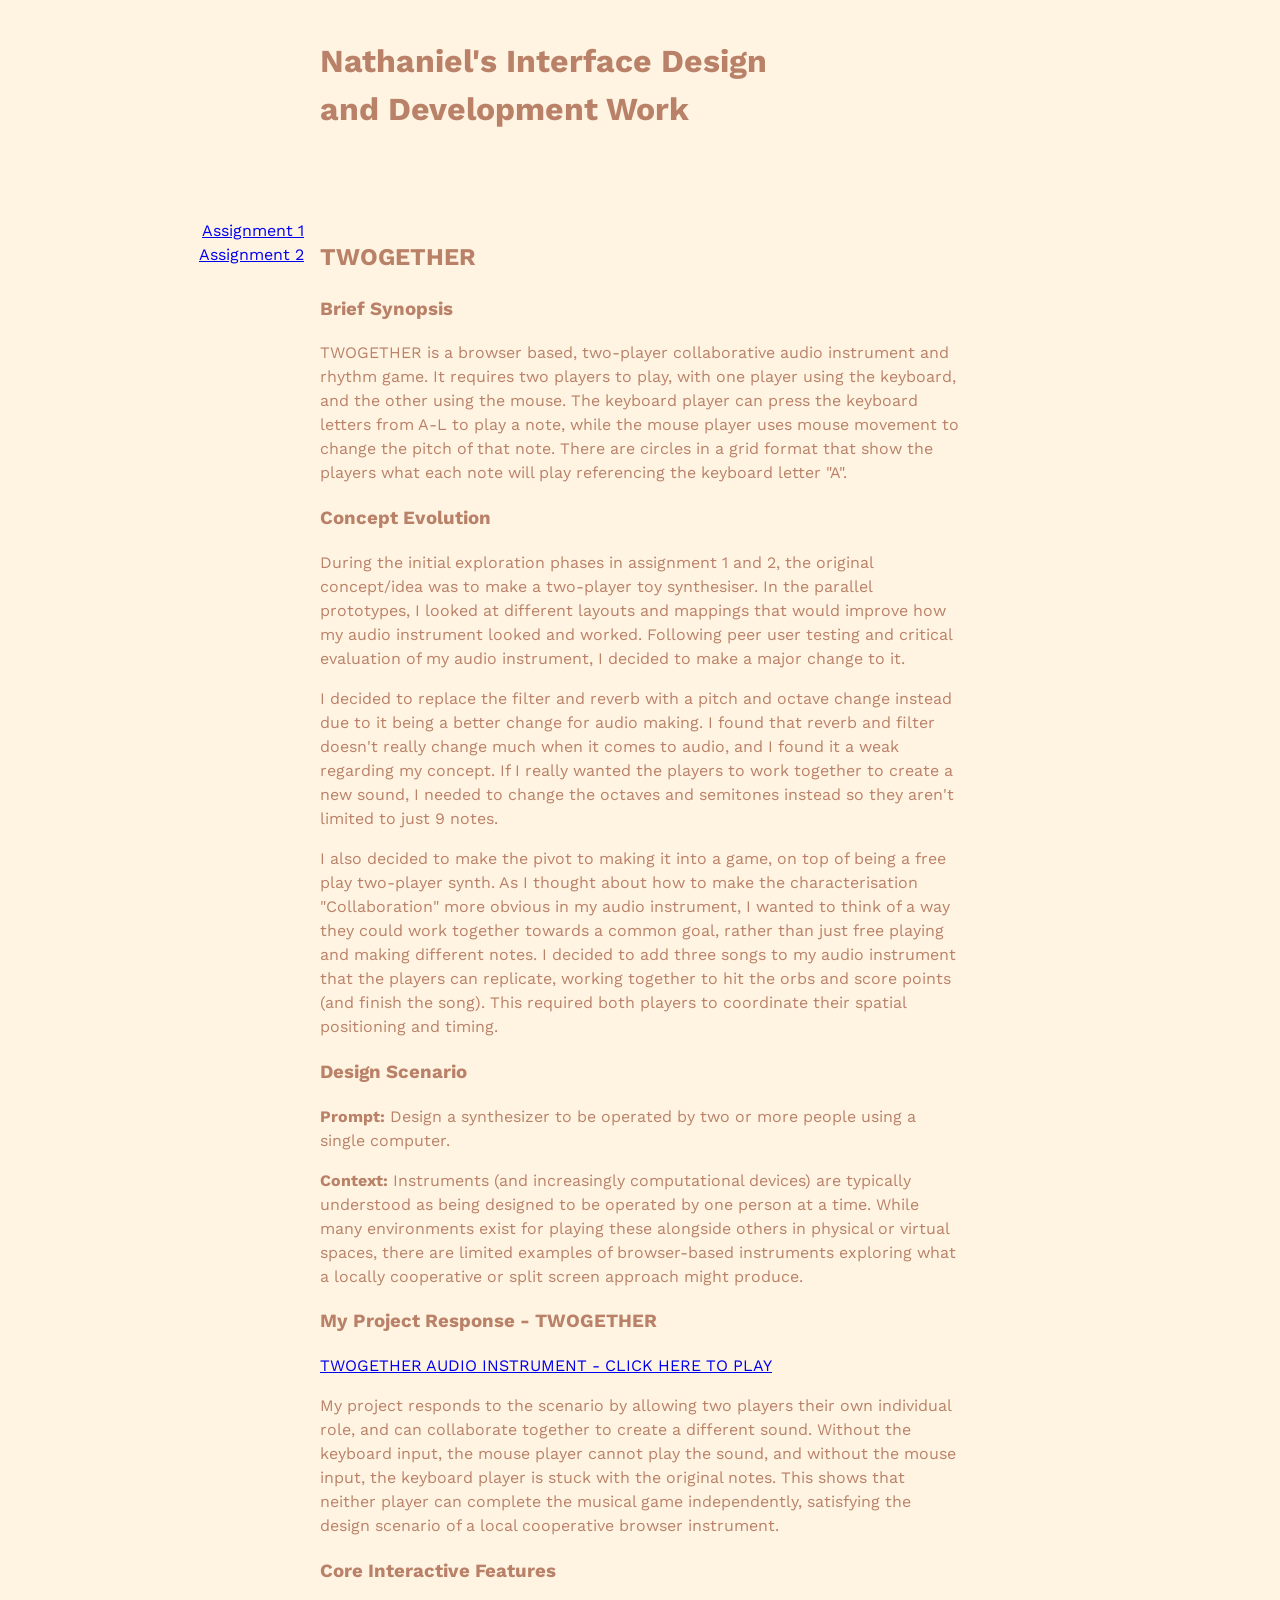
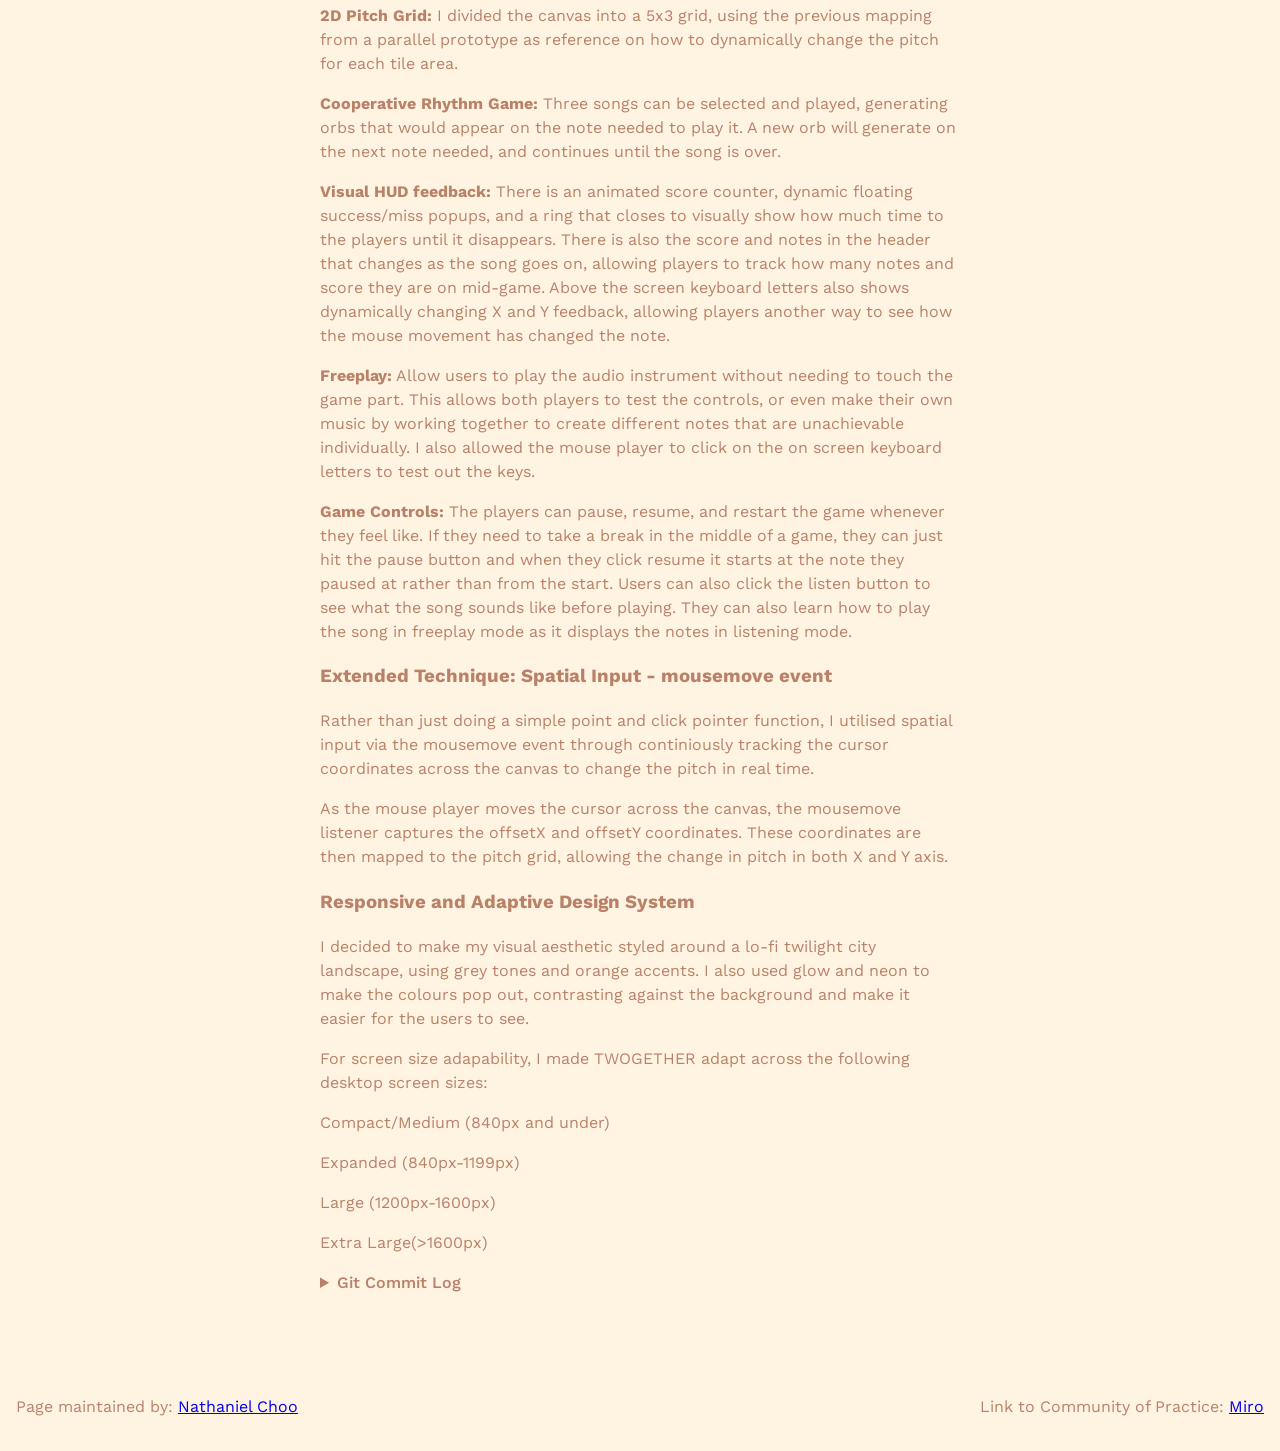
<file: index.html>
<!doctype html>
<html lang="en">
<head>
    <meta charset="UTF-8">
    <meta name="viewport"
          content="width=device-width, user-scalable=no, initial-scale=1.0, maximum-scale=1.0, minimum-scale=1.0">
    <meta http-equiv="X-UA-Compatible" content="ie=edge">

<!-- !!!!! -->
<!--    change this to refer to your specific page  -->
    <title>Nathaniel's Interface Website</title>

<!-- !!!!! -->
<!--  change this to your preferred icon  -->
    <!-- favicon was sourced from favicon.io but the original graphics are copyright 2020 Twitter, Inc
    and other contributors -->
    <!-- They are licensed under CC-BY 4.0 as linked below -->
    <!-- https://creativecommons.org/licenses/by/4.0/ -->
    <link rel="icon" type="image/png" href="./assets/icons/favicon.png">

    <link rel="stylesheet" href="reset.css">
    <link rel="stylesheet" href="style.css">
</head>
<body>

    <header>
<!-- !!!!! -->
<!--    change this to your preferred online name  -->
        <h1>Nathaniel's Interface Design and Development Work</h1>
    </header>

    <div class="mainNavContainer">

        <nav>
            <a href="./assignment1.html">Assignment 1</a>
            <a href="./assignment2.html">Assignment 2</a>
        </nav>
        <main>
            <section id="intro-section">
                <h1>TWOGETHER</h1>
                <h3>Brief Synopsis</h3>
                <p>TWOGETHER is a browser based, two-player collaborative audio instrument and rhythm game. It requires two players to play, with one player using the keyboard, and the other using the mouse. The keyboard player can press the keyboard letters from A-L to play a note, while the mouse player uses mouse movement to change the pitch of that note. There are circles in a grid format that show the players what each note will play referencing the keyboard letter "A".
                <h3>Concept Evolution</h3>
                <p>During the initial exploration phases in assignment 1 and 2, the original concept/idea was to make a two-player toy synthesiser. In the parallel prototypes, I looked at different layouts and mappings that would improve how my audio instrument looked and worked. Following peer user testing and critical evaluation of my audio instrument, I decided to make a major change to it.</p>
                <p>I decided to replace the filter and reverb with a pitch and octave change instead due to it being a better change for audio making. I found that reverb and filter doesn't really change much when it comes to audio, and I found it a weak regarding my concept. If I really wanted the players to work together to create a new sound, I needed to change the octaves and semitones instead so they aren't limited to just 9 notes.</p>
                <p>I also decided to make the pivot to making it into a game, on top of being a free play two-player synth. As I thought about how to make the characterisation "Collaboration" more obvious in my audio instrument, I wanted to think of a way they could work together towards a common goal, rather than just free playing and making different notes. I decided to add three songs to my audio instrument that the players can replicate, working together to hit the orbs and score points (and finish the song). This required both players to coordinate their spatial positioning and timing.</p>
                <h3>Design Scenario</h3>
                <p><strong>Prompt:</strong> Design a synthesizer to be operated by two or more people using a single computer.
                </p>
                <p><strong>Context:</strong> Instruments (and increasingly computational devices) are typically understood as being designed to be operated by one person at a time. While many environments exist for playing these alongside others in physical or virtual spaces, there are limited examples of browser-based instruments exploring what a locally cooperative or split screen approach might produce.</p>
                <h3>My Project Response -  TWOGETHER</h3>
                <a href="https://zenji2.github.io/TWOGETHER-TOOL/" target="_blank">TWOGETHER AUDIO INSTRUMENT - CLICK HERE TO PLAY</a>
                <p>My project responds to the scenario by allowing two players their own individual role, and can collaborate together to create a different sound. Without the keyboard input, the mouse player cannot play the sound, and without the mouse input, the keyboard player is stuck with the original notes. This shows that neither player can complete the musical game independently, satisfying the design scenario of a local cooperative browser instrument.</p>
                <h3>Core Interactive Features</h3>
                <p><strong>2D Pitch Grid:</strong> I divided the canvas into a 5x3 grid, using the previous mapping from a parallel prototype as reference on how to dynamically change the pitch for each tile area.</p>
                <p><strong>Cooperative Rhythm Game:</strong> Three songs can be selected and played, generating orbs that would appear on the note needed to play it. A new orb will generate on the next note needed, and continues until the song is over.</p>
                <p><strong>Visual HUD feedback:</strong> There is an animated score counter, dynamic floating success/miss popups, and a ring that closes to visually show how much time to the players until it disappears. There is also the score and notes in the header that changes as the song goes on, allowing players to track how many notes and score they are on mid-game. Above the screen keyboard letters also shows dynamically changing X and Y feedback, allowing players another way to see how the mouse movement has changed the note.</p>
                <p><strong>Freeplay:</strong> Allow users to play the audio instrument without needing to touch the game part. This allows both players to test the controls, or even make their own music by working together to create different notes that are unachievable individually. I also allowed the mouse player to click on the on screen keyboard letters to test out the keys.</p>
                <p><strong>Game Controls:</strong> The players can pause, resume, and restart the game whenever they feel like. If they need to take a break in the middle of a game, they can just hit the pause button and when they click resume it starts at the note they paused at rather than from the start. Users can also click the listen button to see what the song sounds like before playing. They can also learn how to play the song in freeplay mode as it displays the notes in listening mode.</p>
                <h3>Extended Technique: Spatial Input - mousemove event</h3>
                <p>Rather than just doing a simple point and click pointer function, I utilised spatial input via the mousemove event through continiously tracking the cursor coordinates across the canvas to change the pitch in real time.</p>
                <p>As the mouse player moves the cursor across the canvas, the mousemove listener captures the offsetX and offsetY coordinates. These coordinates are then mapped to the pitch grid, allowing the change in pitch in both X and Y axis.</p>
                <h3>Responsive and Adaptive Design System</h3>
                <p>I decided to make my visual aesthetic styled around a lo-fi twilight city landscape, using grey tones and orange accents. I also used glow and neon to make the colours pop out, contrasting against the background and make it easier for the users to see.</p>
                <p>For screen size adapability, I made TWOGETHER adapt across the following desktop screen sizes:</p>
                <p>Compact/Medium (840px and under)</p>
                <p>Expanded (840px-1199px)</p>
                <p>Large (1200px-1600px)</p>
                <p>Extra Large(>1600px)</p>

                <details class="commit">
    <summary>Git Commit Log</summary>
    <table>
        <thead>
            <tr>
                <th>Author</th>
                <th>Date</th>
                <th>Subject</th>
                <th>Body</th>
            </tr>
        </thead>
        <tbody>
            <tr>
                <td>Zenji2</td>
                <td>Mon Aug 31 12:23:53 2026 +1000</td>
                <td>Initial commit</td>
                <td></td>
            </tr>
            <tr>
                <td>Zenji2</td>
                <td>Mon Aug 31 12:26:59 2026 +1000</td>
                <td>Cloned audioInstrument code</td>
                <td>- Copied code from audioInstrument project<br>- Added sections for both players<br>- Added a context dialog</td>
            </tr>
            <tr>
                <td>Zenji2</td>
                <td>Mon Aug 31 12:46:40 2026 +1000</td>
                <td>Updated index</td>
                <td>- Changed title from audio instrument to TWOGETHER</td>
            </tr>
            <tr>
                <td>Zenji2</td>
                <td>Mon Aug 31 12:51:13 2026 +1000</td>
                <td>Add keyboard keys</td>
                <td>- Added keyboard button visuals and assigned note to them</td>
            </tr>
            <tr>
                <td>Zenji2</td>
                <td>Mon Aug 31 12:54:59 2026 +1000</td>
                <td>Removed old code</td>
                <td>- Deleted any old code from audioInstrument that doesn't help</td>
            </tr>
            <tr>
                <td>Zenji2</td>
                <td>Mon Aug 31 13:00:26 2026 +1000</td>
                <td>Removed old code</td>
                <td>- Deleted old code from audioInstrument project<br>- Made a temporary canvas for now</td>
            </tr>
            <tr>
                <td>Zenji2</td>
                <td>Mon Aug 31 13:07:37 2026 +1000</td>
                <td>Added temp canvas and const for players</td>
                <td>- Added const for keyboard and mouse to wire notes later<br>- Made keyboard letters bigger<br>- Visualised the canvas of mouse player</td>
            </tr>
            <tr>
                <td>Zenji2</td>
                <td>Mon Aug 31 13:11:31 2026 +1000</td>
                <td>Updated style</td>
                <td>- Added a main display visual</td>
            </tr>
            <tr>
                <td>Zenji2</td>
                <td>Mon Aug 31 13:23:13 2026 +1000</td>
                <td>Update style.css</td>
                <td>- Placed letter keys at bottom for more space on screen</td>
            </tr>
            <tr>
                <td>Zenji2</td>
                <td>Tue Sep 8 21:02:32 2026 +1000</td>
                <td>Changed layout</td>
                <td>- Made the canvas take up whole screen</td>
            </tr>
            <tr>
                <td>Zenji2</td>
                <td>Tue Sep 8 21:38:55 2026 +1000</td>
                <td>Added sound and highlight key</td>
                <td>- When letter key is held it makes sound<br>- Made visual of key light up corresponding to key letter pressed<br>- When letter key is stopped being held down it stops sound<br>- Added tone/reverb change<br>- Added quadrant section to visualise</td>
            </tr>
            <tr>
                <td>Zenji2</td>
                <td>Sat Sep 19 13:13:23 2026 +1000</td>
                <td>Made mouse function</td>
                <td>- Added function to moving mouse</td>
            </tr>
            <tr>
                <td>Zenji2</td>
                <td>Sat Sep 19 13:16:36 2026 +1000</td>
                <td>Made layout bigger</td>
                <td>- Changed height to 100% to fill whole screen instead of it being a small section.<br>- Replaced the feedback with a mouse trail that fades out</td>
            </tr>
            <tr>
                <td>Zenji2</td>
                <td>Thu Oct 1 01:44:53 2026 +1000</td>
                <td>Parallel Prototype Five - Changed Feedback/Layout</td>
                <td>- Got rid of the quadrant layout<br>- Helps visualise feedback better<br>- Replaced with a blob circle in the middle of screen that changes size and glow radius depending on where you position mouse</td>
            </tr>
            <tr>
                <td>Zenji2</td>
                <td>Thu Oct 1 01:52:09 2026 +1000</td>
                <td>Parallel Prototype 6 - Feedback/Layout</td>
                <td>- Removed quadrant layout and text</td>
            </tr>
            <tr>
                <td>Zenji2</td>
                <td>Sun Oct 4 14:23:00 2026 +1100</td>
                <td>Create commit history</td>
                <td></td>
            </tr>
            <tr>
                <td>Zenji2</td>
                <td>Thu Oct 8 10:24:53 2026 +1100</td>
                <td>Merge branch 'TwogetherExplorationSix'</td>
                <td></td>
            </tr>
            <tr>
                <td>Zenji2</td>
                <td>Thu Oct 8 10:26:38 2026 +1100</td>
                <td>Merge branch 'TwogetherExplorationFive'</td>
                <td>- Fixed and now work together<br>- Didn't work at first due to it using different canvas systems</td>
            </tr>
            <tr>
                <td>Zenji2</td>
                <td>Thu Oct 15 10:55:51 2026 +1100</td>
                <td>Merged two branches to main</td>
                <td>- Merged my circle and mouse feedback branch<br>- Modified values of maprange, wetness, and filter</td>
            </tr>
            <tr>
                <td>Zenji2</td>
                <td>Thu Oct 15 11:05:39 2026 +1100</td>
                <td>Changed tone/values</td>
                <td>- Made the tone sound better because participants in testing said it didn't sound pleasant and could be better</td>
            </tr>
            <tr>
                <td>Zenji2</td>
                <td>Thu Oct 15 11:30:16 2026 +1100</td>
                <td>Experiment with colour</td>
                <td>- Changed the colour palette of the app<br>- Made the background look better using a gradient</td>
            </tr>
            <tr>
                <td>Zenji2</td>
                <td>Fri Oct 16 22:45:09 2026 +1100</td>
                <td>Fix the jump in mapping and changed background</td>
                <td>- Fixed the sudden jump when moving the mouse across a part of the canvas, causing it to jump from one end to the other. I made it more gradual.<br>- Using another tone.js<br>- Used AI to help clean up code/fixing/debugging and help with making it look more aesthetically pleasing (colours, shape and layout of grid).<br>- Swapped the blob for the grid layout prototype I experimented with.</td>
            </tr>
            <tr>
                <td>Zenji2</td>
                <td>Mon Oct 26 23:23:54 2026 +1100</td>
                <td>Transitioning to octaves/semitones</td>
                <td>- Instead of tones/reverb, I decided to switch to octaves/semitones, which is much better instrument and musical wise.<br>- Match the keyboard letter notes to what is being hovered over on canvas.<br>- Add visual feedback above letters to show what semitones/octaves they are</td>
            </tr>
            <tr>
                <td>Zenji2</td>
                <td>Mon Oct 26 23:50:33 2026 +1100</td>
                <td>Keyboard and visual update</td>
                <td>- Made each keyboard letter button have their own data key</td>
            </tr>
            <tr>
                <td>Zenji2</td>
                <td>Tue Oct 27 00:15:09 2026 +1100</td>
                <td>Small fix</td>
                <td>- Deleted modal close<br>- Fixed small issues<br>- Added top header button controls</td>
            </tr>
            <tr>
                <td>Zenji2</td>
                <td>Tue Oct 27 20:19:49 2026 +1100</td>
                <td>Added songs.js</td>
                <td>- Top buttons and fixes<br>- Able to play 3 songs<br>- Added orbs that appear on the screen that the mouse player moves to and the keyboard player hits the corresponding key.</td>
            </tr>
            <tr>
                <td>Zenji2</td>
                <td>Tue Oct 27 22:40:46 2026 +1100</td>
                <td>Transition to game</td>
                <td>- Transitioned the instrument into a game instrument synth, where players have to collaborate and work together to play the song.</td>
            </tr>
            <tr>
                <td>Zenji2</td>
                <td>Tue Oct 27 23:04:41 2026 +1100</td>
                <td>Added pause and resume function</td>
                <td>- Users are now able to pause and resume the game whenever<br>- It will play the note that you are currently at when paused/resumed<br>- Stop and play button</td>
            </tr>
            <tr>
                <td>Zenji2</td>
                <td>Wed Oct 28 00:21:11 2026 +1100</td>
                <td>Added listening function</td>
                <td>- Players are now able to listen to the song before playing to know how it sounds.<br>- Dim screen when paused<br>- Fade the +100 and missed message<br>- Added ring around orb that shrinks</td>
            </tr>
            <tr>
                <td>Zenji2</td>
                <td>Wed Oct 28 12:33:52 2026 +1100</td>
                <td>Added effects</td>
                <td>- Added mouse trails<br>- Better layout for smaller screen sizes<br>- Made font able to get offline rather than link<br>- Able to test the keys using mouse</td>
            </tr>
            <tr>
                <td>Zenji2</td>
                <td>Wed Oct 28 13:17:27 2026 +1100</td>
                <td>Instructions</td>
                <td>- Errors console, resizing and focus control<br>- Updated the instructions<br>- Typos</td>
            </tr>
            <tr>
                <td>Zenji2</td>
                <td>Wed Oct 28 13:24:31 2026 +1100</td>
                <td>Debugging</td>
                <td>- Cleaned up index.html<br>- Added background image<br>- Just aesthetic purposes change</td>
            </tr>
            <tr>
                <td>Zenji2</td>
                <td>Wed Oct 28 14:23:26 2026 +1100</td>
                <td>Aesthetic and looks revamp</td>
                <td>- Changed the look of my game without changing any functioning</td>
            </tr>
            <tr>
                <td>Zenji2</td>
                <td>Wed Oct 28 14:43:28 2026 +1100</td>
                <td>Fixed select song highlight</td>
                <td>- Added better dropdown</td>
            </tr>
            <tr>

                <td>Zenji2</td>
                <td>Wed Oct 28 16:07:27 2026 +1100</td>
                <td>Update commit history</td>
                <td></td>

            </tr>

            <tr>

                <td>Zenji2</td>
                <td>Wed Oct 28 16:34:23 2026 +1100</td>
                <td>Removed background</td>
                <td></td>

            </tr>
        </tbody>
    </table>
</details>
            </section>
        </main>

        
        <!-- this is an empty element which helps with spacing -->
        <aside></aside>

        
    </div>

    <footer>
        <p>
<!-- !!!!! -->
<!--    change this to your preferred online name and update link to refer to your github page  -->
            Page maintained by:
            <a href="https://github.com/Zenji2" target="_blank">
            Nathaniel Choo
            </a>
        </p>

        <aside></aside>
    <p>
                    Link to Community of Practice:
        <a href="https://au.miro.com/app/board/u3jVOf5GMVg=/?share_link_id=210217706839">
            Miro
        </a>
    </p>
    </footer>
</body>
</html>
</file>
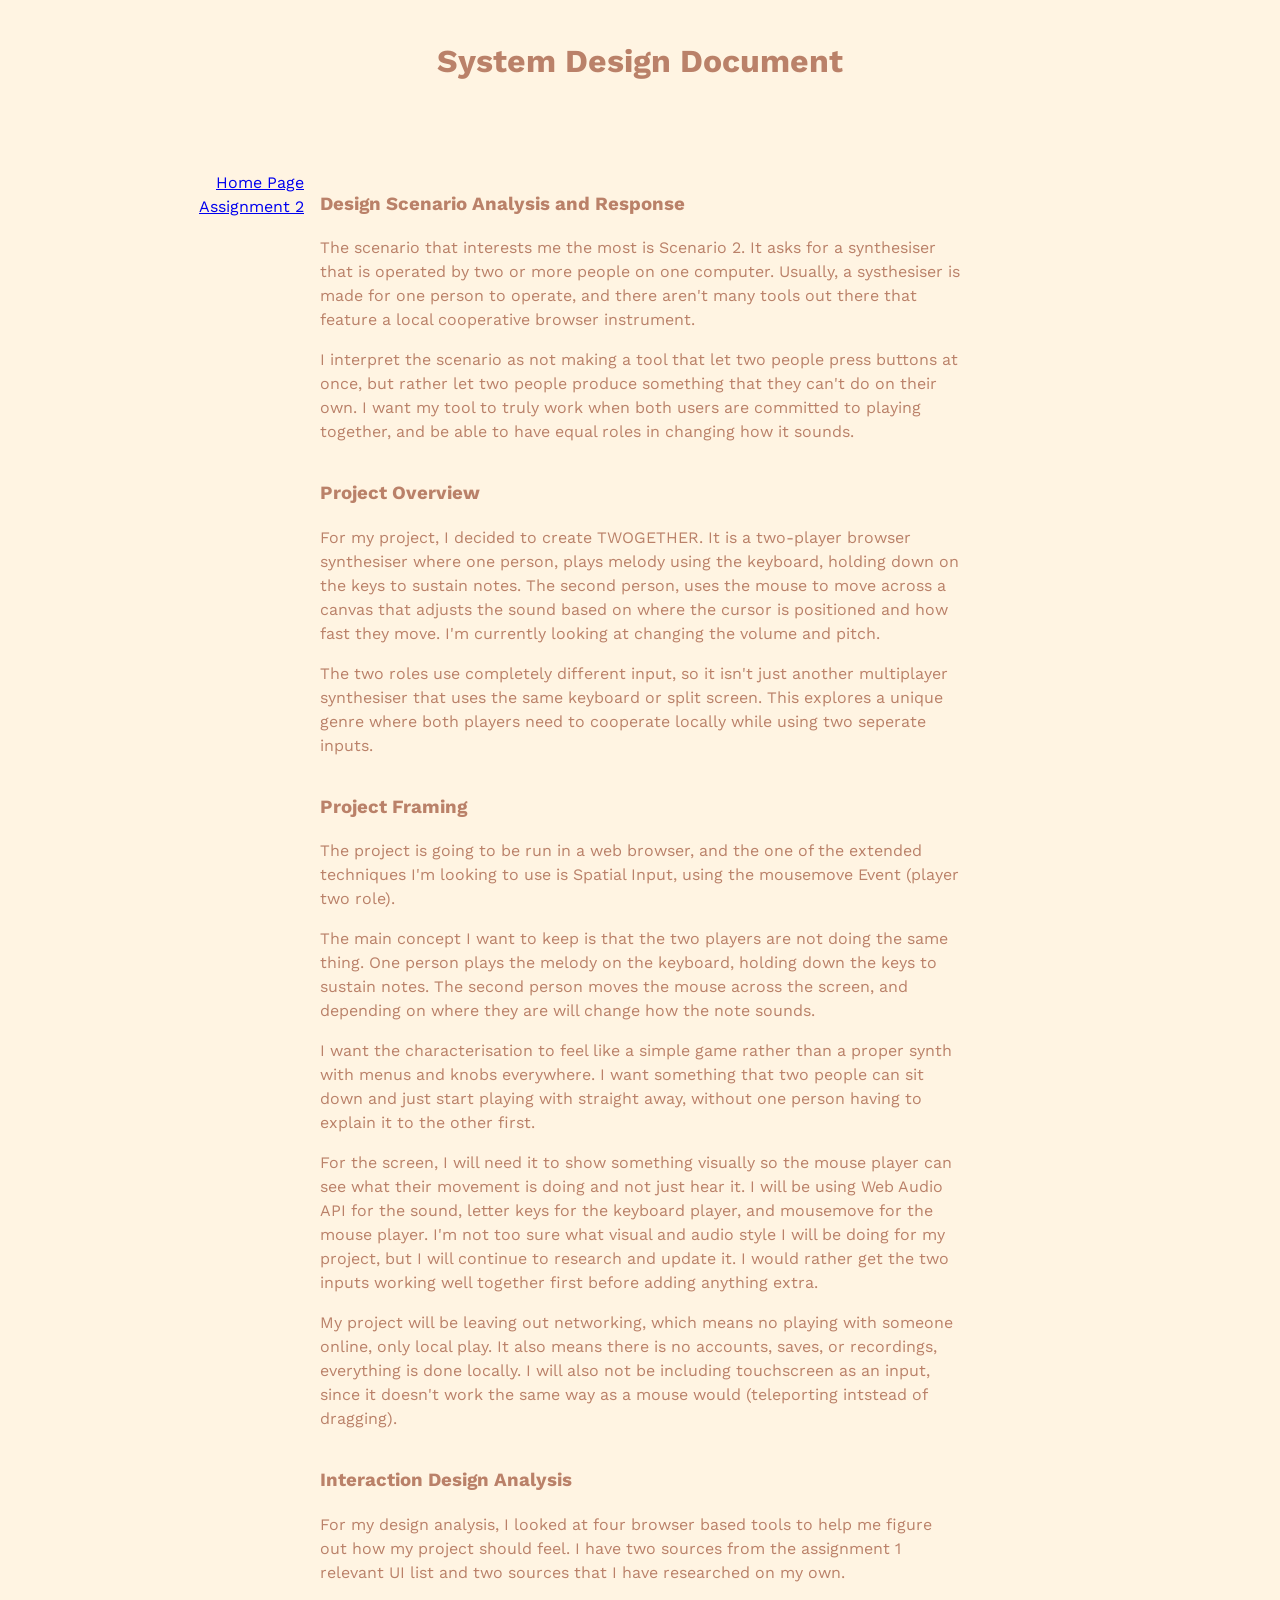
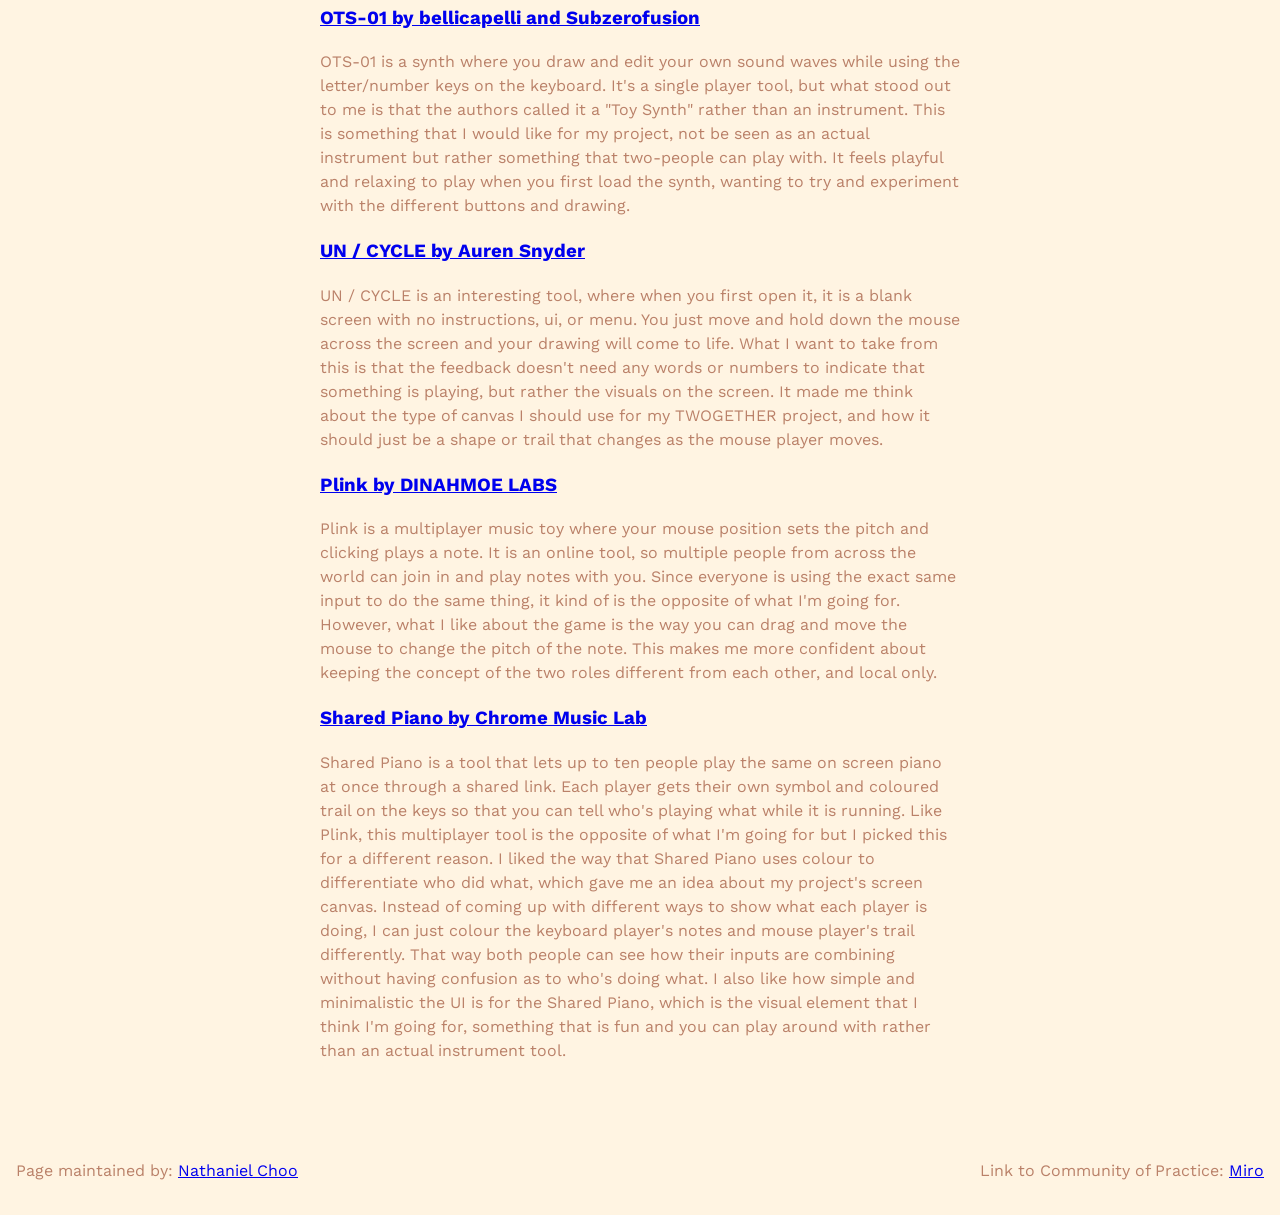
<file: assignment1.html>
<!doctype html>
<html lang="en">
<head>
    <meta charset="UTF-8">
    <meta name="viewport"
          content="width=device-width, user-scalable=no, initial-scale=1.0, maximum-scale=1.0, minimum-scale=1.0">
    <meta http-equiv="X-UA-Compatible" content="ie=edge">

<!-- !!!!! -->
<!--    change this to refer to your specific page  -->
    <title>Assignment 1</title>

<!-- !!!!! -->
<!--  change this to your preferred icon  -->
    <!-- favicon was sourced from favicon.io but the original graphics are copyright 2020 Twitter, Inc
    and other contributors -->
    <!-- They are licensed under CC-BY 4.0 as linked below -->
    <!-- https://creativecommons.org/licenses/by/4.0/ -->
    <link rel="icon" type="image/png" href="./assets/icons/favicon.png">

    <link rel="stylesheet" href="reset.css">
    <link rel="stylesheet" href="style.css">
</head>
<body>

<header>
<!-- !!!!! -->
<!--    change this to your preferred online name  -->
        <h1>System Design Document</h1>
</header>

 <div class="mainNavContainer">

    <nav>
        <a href="./index.html">Home Page</a>
        <a href="./assignment2.html">Assignment 2</a>
    </nav>

    <main>
         <section>
            <h3>Design Scenario Analysis and Response</h3>
            <p>
                The scenario that interests me the most is Scenario 2. It asks for a synthesiser that is operated by two or more people on one computer. Usually, a systhesiser is made for one person to operate, and there aren't many tools out there that feature a local cooperative browser instrument. 

            </p>
            <p>
                I interpret the scenario as not making a tool that let two people press buttons at once, but rather let two people produce something that they can't do on their own. I want my tool to truly work when both users are committed to playing together, and be able to have equal roles in changing how it sounds.
            </p>
            
        </section>
        <section>
            <h3>Project Overview</h3>
            <p>
                For my project, I decided to create TWOGETHER. It is a two-player browser synthesiser where one person, plays melody using the keyboard, holding down on the keys to sustain notes. The second person, uses the mouse to move across a canvas that adjusts the sound based on where the cursor is positioned and how fast they move. I'm currently looking at changing the volume and pitch.
            </p>
            <p>
                The two roles use completely different input, so it isn't just another multiplayer synthesiser that uses the same keyboard or split screen. This explores a unique genre where both players need to cooperate locally while using two seperate inputs.
            </p>
        </section>
        <section>
            <h3>Project Framing</h3>
            <p>
                The project is going to be run in a web browser, and the one of the extended techniques I'm looking to use is Spatial Input, using the mousemove Event (player two role).
            </p>
            <p>
                The main concept I want to keep is that the two players are not doing the same thing. One person plays the melody on the keyboard, holding down the keys to sustain notes. The second person moves the mouse across the screen, and depending on where they are will change how the note sounds. 
            </p>
            <p>
                I want the characterisation to feel like a simple game rather than a proper synth with menus and knobs everywhere. I want something that two people can sit down and just start playing with straight away, without one person having to explain it to the other first.
            </p>
            <p>
                For the screen, I will need it to show something visually so the mouse player can see what their movement is doing and not just hear it. I will be using Web Audio API for the sound, letter keys for the keyboard player, and mousemove for the mouse player. I'm not too sure what visual and audio style I will be doing for my project, but I will continue to research and update it. I would rather get the two inputs working well together first before adding anything extra.
            </p>
            <p>
                My project will be leaving out networking, which means no playing with someone online, only local play. It also means there is no accounts, saves, or recordings, everything is done locally. I will also not be including touchscreen as an input, since it doesn't work the same way as a mouse would (teleporting intstead of dragging). 
            </p>
        </section>
        <section>
            <h3>Interaction Design Analysis</h3>
            <p>
                For my design analysis, I looked at four browser based tools to help me figure out how my project should feel. I have two sources from the assignment 1 relevant UI list and two sources that I have researched on my own.
            </p>
            <h3>
                <a href="https://bellicapelli.itch.io/ots-01">OTS-01 by bellicapelli and Subzerofusion</a>
            </h3>
            <p>
                OTS-01 is a synth where you draw and edit your own sound waves while using the letter/number keys on the keyboard. It's a single player tool, but what stood out to me is that the authors called it a "Toy Synth" rather than an instrument. This is something that I would like for my project, not be seen as an actual instrument but rather something that two-people can play with. It feels playful and relaxing to play when you first load the synth, wanting to try and experiment with the different buttons and drawing. 
            </p>
            <h3>
                <a href="https://aurensnyder.com/JUNK/cycle.html">UN / CYCLE by Auren Snyder</a>
            </h3>
            <p>
                UN / CYCLE is an interesting tool, where when you first open it, it is a blank screen with no instructions, ui, or menu. You just move and hold down the mouse across the screen and your drawing will come to life. What I want to take from this is that the feedback doesn't need any words or numbers to indicate that something is playing, but rather the visuals on the screen. It made me think about the type of canvas I should use for my TWOGETHER project, and how it should just be a shape or trail that changes as the mouse player moves.
            </p>
            <h3>
                <a href="https://labs.dinahmoe.com/plink/">Plink by DINAHMOE LABS</a>
            </h3>
            <p>
                Plink is a multiplayer music toy where your mouse position sets the pitch and clicking plays a note. It is an online tool, so multiple people from across the world can join in and play notes with you. Since everyone is using the exact same input to do the same thing, it kind of is the opposite of what I'm going for. However, what I like about the game is the way you can drag and move the mouse to change the pitch of the note. This makes me more confident about keeping the concept of the two roles different from each other, and local only. 
            </p>
            <h3>
                <a href="https://musiclab.chromeexperiments.com/Shared-Piano/">Shared Piano by Chrome Music Lab</a>
            </h3>
            <p>
                Shared Piano is a tool that lets up to ten people play the same on screen piano at once through a shared link. Each player gets their own symbol and coloured trail on the keys so that you can tell who's playing what while it is running. Like Plink, this multiplayer tool is the opposite of what I'm going for but I picked this for a different reason. I liked the way that Shared Piano uses colour to differentiate who did what, which gave me an idea about my project's screen canvas. Instead of coming up with different ways to show what each player is doing, I can just colour the keyboard player's notes and mouse player's trail differently. That way both people can see how their inputs are combining without having confusion as to who's doing what. I also like how simple and minimalistic the UI is for the Shared Piano, which is the visual element that I think I'm going for, something that is fun and you can play around with rather than an actual instrument tool.
            </p>
        </section>
    </main>

<!-- this is an empty element which helps with spacing -->
<aside></aside>

</div>

<footer>
    <p>
<!-- !!!!! -->
<!--    change this to your preferred online name and update link to refer to your github page  -->
        Page maintained by:
        <a href="https://github.com/Zenji2" target="_blank">
        Nathaniel Choo
        </a>
    </p>
<aside></aside>
    <p>
                    Link to Community of Practice:
        <a href="https://au.miro.com/app/board/u3jVOf5GMVg=/?share_link_id=210217706839">
            Miro
        </a>
    </p>
</footer>
</body>
</html>
</file>
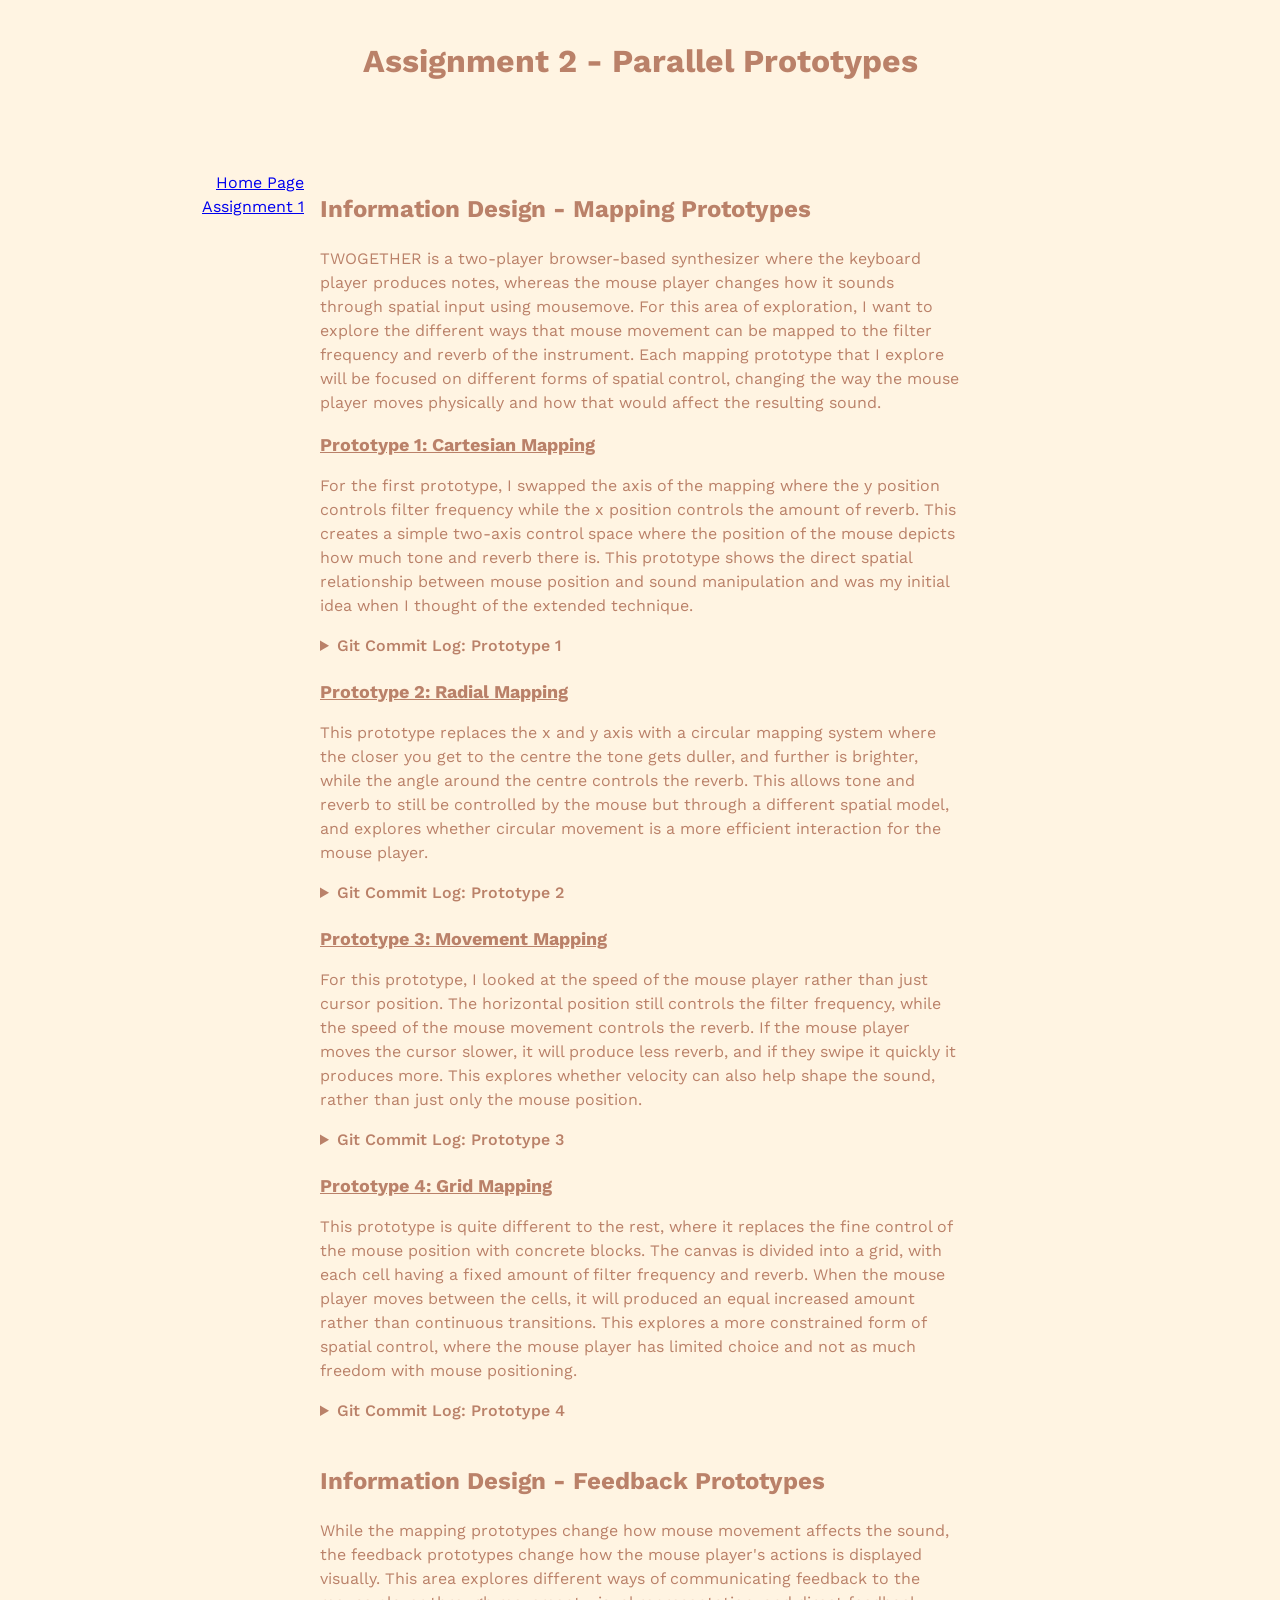
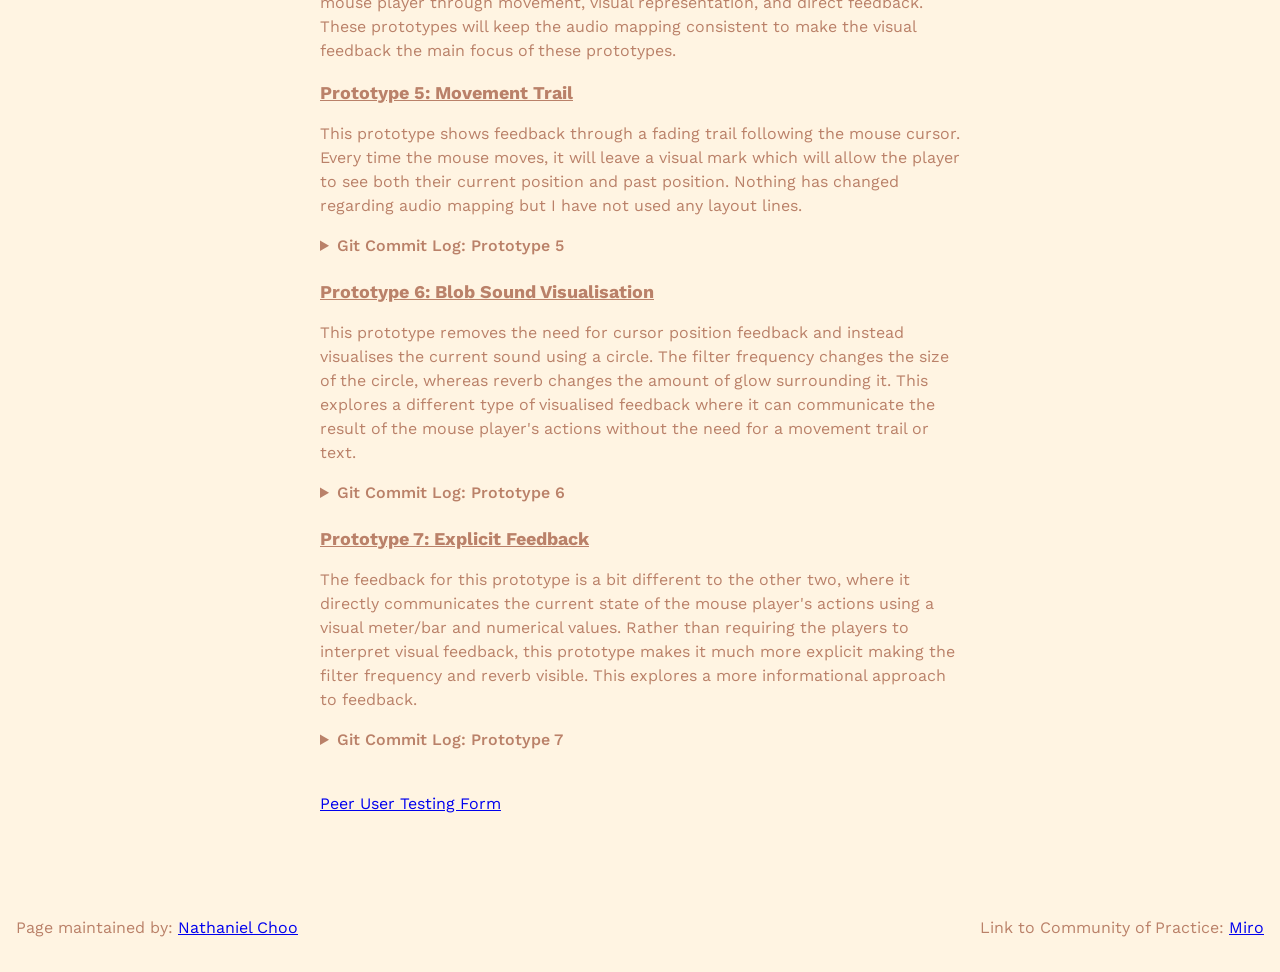
<file: assignment2.html>
<!doctype html>
<html lang="en">
<head>
    <meta charset="UTF-8">
    <meta name="viewport"
          content="width=device-width, user-scalable=no, initial-scale=1.0, maximum-scale=1.0, minimum-scale=1.0">
    <meta http-equiv="X-UA-Compatible" content="ie=edge">

<!-- !!!!! -->
<!--    change this to refer to your specific page  -->
    <title>Assignment 2</title>

<!-- !!!!! -->
<!--  change this to your preferred icon  -->
    <!-- favicon was sourced from favicon.io but the original graphics are copyright 2020 Twitter, Inc
    and other contributors -->
    <!-- They are licensed under CC-BY 4.0 as linked below -->
    <!-- https://creativecommons.org/licenses/by/4.0/ -->
    <link rel="icon" type="image/png" href="./assets/icons/favicon.png">

    <link rel="stylesheet" href="reset.css">
    <link rel="stylesheet" href="style.css">
</head>
<body>

<header>
<!-- !!!!! -->
<!--    change this to your preferred online name  -->
        <h1>Assignment 2 - Parallel Prototypes</h1>
</header>

 <div class="mainNavContainer">

    <nav>
        <a href="./index.html">Home Page</a>
        <a href="./assignment1.html">Assignment 1</a>
    </nav>

    <main>
         <section>
            <h2>Information Design - Mapping Prototypes</h2>
            <p>
                TWOGETHER is a two-player browser-based synthesizer where the keyboard player produces notes, whereas the mouse player changes how it sounds through spatial input using mousemove. For this area of exploration, I want to explore the different ways that mouse movement can be mapped to the filter frequency and reverb of the instrument. Each mapping prototype that I explore will be focused on different forms of spatial control, changing the way the mouse player moves physically and how that would affect the resulting sound. 
            </p>
            <a href="https://nc-exploration-one1.github.io/TWOGETHER-TOOL/" style="display: block; font-size: 18px; color: #BA8169; font-weight: bold;">Prototype 1: Cartesian Mapping</a>
            <p>For the first prototype, I swapped the axis of the mapping where the y position controls filter frequency while the x position controls the amount of reverb. This creates a simple two-axis control space where the position of the mouse depicts how much tone and reverb there is. This prototype shows the direct spatial relationship between mouse position and sound manipulation and was my initial idea when I thought of the extended technique.</p>
            <details class="commit">
                <summary>Git Commit Log: Prototype 1</summary>
                <table>

    <thead><tr>

        <th>Author</th>
        <th>Date</th>
        <th>Subject</th>
        <th>Body</th>

    </tr></thead>

    <tbody>

      <tr>

        <td>Zenji2</td>
        <td>Mon Aug 31 12:23:53 2026 +1000</td>
        <td>Initial commit</td>
        <td></td>

      </tr>

      <tr>

        <td>Zenji2</td>
        <td>Mon Aug 31 12:26:59 2026 +1000</td>
        <td>Cloned audioInstrument code</td>
        <td>-copied code from audioInstrument project</td>

      </tr>

      <tr>

        <td>-Added sections for both players</td>
        <td>undefined</td>
        <td>undefined</td>
        <td>undefined</td>

      </tr>

      <tr>

        <td>-Added a context dialog</td>
        <td>undefined</td>
        <td>undefined</td>
        <td>undefined</td>

      </tr>

      <tr>

        <td>Zenji2</td>
        <td>Mon Aug 31 12:46:40 2026 +1000</td>
        <td>Updated index</td>
        <td>-Changed title from audio instrument to TWOGETHER</td>

      </tr>

      <tr>

        <td>Zenji2</td>
        <td>Mon Aug 31 12:51:13 2026 +1000</td>
        <td>Add keyboard keys</td>
        <td>-Added keyboard button visuals and assigned note to them</td>

      </tr>

      <tr>

        <td>Zenji2</td>
        <td>Mon Aug 31 12:54:59 2026 +1000</td>
        <td>Removed old code</td>
        <td>-Deleted any old code from audioInstrument that doesn't help</td>

      </tr>

      <tr>

        <td>Zenji2</td>
        <td>Mon Aug 31 13:00:26 2026 +1000</td>
        <td>Removed old code</td>
        <td>-Deleted old code from audioInstrument project</td>

      </tr>

      <tr>

        <td>-Made a temporary canvas for now</td>
        <td>undefined</td>
        <td>undefined</td>
        <td>undefined</td>

      </tr>

      <tr>

        <td>Zenji2</td>
        <td>Mon Aug 31 13:07:37 2026 +1000</td>
        <td>Added temp canvas and const for players</td>
        <td>-Added const for keyboard and mouse to wire notes later</td>

      </tr>

      <tr>

        <td>-Made keyboard letters bigger</td>
        <td>undefined</td>
        <td>undefined</td>
        <td>undefined</td>

      </tr>

      <tr>

        <td>-Visualised the canvas of mouse player</td>
        <td>undefined</td>
        <td>undefined</td>
        <td>undefined</td>

      </tr>

      <tr>

        <td>Zenji2</td>
        <td>Mon Aug 31 13:11:31 2026 +1000</td>
        <td>Updated style</td>
        <td>-Added a main display visual</td>

      </tr>

      <tr>

        <td>Zenji2</td>
        <td>Mon Aug 31 13:23:13 2026 +1000</td>
        <td>Update style.css</td>
        <td></td>

      </tr>

      <tr>

        <td>-Placed letter keys at bottom for more space on screen</td>
        <td>undefined</td>
        <td>undefined</td>
        <td>undefined</td>

      </tr>

      <tr>

        <td>Zenji2</td>
        <td>Tue Sep 8 21:02:32 2026 +1000</td>
        <td>Changed layout</td>
        <td>-Made the canvas take up whole screen</td>

      </tr>

      <tr>

        <td>-Made visual of key light up corresponding to key letter pressed</td>
        <td>undefined</td>
        <td>undefined</td>
        <td>undefined</td>

      </tr>

      <tr>

        <td>-When letter key is stopped being held down it stops sound</td>
        <td>undefined</td>
        <td>undefined</td>
        <td>undefined</td>

      </tr>

      <tr>

        <td>Zenji2</td>
        <td>Tue Sep 8 21:38:55 2026 +1000</td>
        <td>Added sound and highlight key</td>
        <td>-When letter key is held it makes sound</td>

      </tr>

      <tr>

        <td>-Added tone/reverb change</td>
        <td>undefined</td>
        <td>undefined</td>
        <td>undefined</td>

      </tr>

      <tr>

        <td>-Added quadrant section to visualise</td>
        <td>undefined</td>
        <td>undefined</td>
        <td>undefined</td>

      </tr>

      <tr>

        <td>Zenji2</td>
        <td>Sat Sep 19 13:13:23 2026 +1000</td>
        <td>Made mouse function</td>
        <td>-Added function to moving mouse</td>

      </tr>

      <tr>

        <td>Zenji2</td>
        <td>Sat Sep 19 13:16:36 2026 +1000</td>
        <td>Made layout bigger</td>
        <td>-Changed height to 100% to fill whole screen instead of it being a small section.</td>

      </tr>

      <tr>

        <td>-Just swapped the axis around.</td>
        <td>undefined</td>
        <td>undefined</td>
        <td>undefined</td>

      </tr>

      <tr>

        <td>Zenji2</td>
        <td>Thu Sep 24 10:39:01 2026 +1000</td>
        <td>Swapped the sound axis</td>
        <td>-Exploring a different mapping to see if it feels more natural than the original</td>

      </tr>

      <tr>

        <td>Zenji2</td>
        <td>Mon Oct 5 10:00:12 2026 +1100</td>
        <td>Created commit history</td>
        <td></td>

      </tr>

    </tbody>

</table>
            </details>
            <a href="https://nc-exploration-two.github.io/TWOGETHER-TOOL/" style="display: block; font-size: 18px; color: #BA8169; font-weight: bold;">Prototype 2: Radial Mapping</a>
            <p>This prototype replaces the x and y axis with a circular mapping system where the closer you get to the centre the tone gets duller, and further is brighter, while the angle around the centre controls the reverb. This allows tone and reverb to still be controlled by the mouse but through a different spatial model, and explores whether circular movement is a more efficient interaction for the mouse player.</p>
            <details class="commit">
                <summary>Git Commit Log: Prototype 2</summary>
                <table>

    <thead><tr>

        <th>Author</th>
        <th>Date</th>
        <th>Subject</th>
        <th>Body</th>

    </tr></thead>

    <tbody>

      <tr>

        <td>Zenji2</td>
        <td>Mon Aug 31 12:23:53 2026 +1000</td>
        <td>Initial commit</td>
        <td></td>

      </tr>

      <tr>

        <td>Zenji2</td>
        <td>Mon Aug 31 12:26:59 2026 +1000</td>
        <td>Cloned audioInstrument code</td>
        <td>-copied code from audioInstrument project</td>

      </tr>

      <tr>

        <td>-Added sections for both players</td>
        <td>undefined</td>
        <td>undefined</td>
        <td>undefined</td>

      </tr>

      <tr>

        <td>-Added a context dialog</td>
        <td>undefined</td>
        <td>undefined</td>
        <td>undefined</td>

      </tr>

      <tr>

        <td>Zenji2</td>
        <td>Mon Aug 31 12:46:40 2026 +1000</td>
        <td>Updated index</td>
        <td>-Changed title from audio instrument to TWOGETHER</td>

      </tr>

      <tr>

        <td>Zenji2</td>
        <td>Mon Aug 31 12:51:13 2026 +1000</td>
        <td>Add keyboard keys</td>
        <td>-Added keyboard button visuals and assigned note to them</td>

      </tr>

      <tr>

        <td>Zenji2</td>
        <td>Mon Aug 31 12:54:59 2026 +1000</td>
        <td>Removed old code</td>
        <td>-Deleted any old code from audioInstrument that doesn't help</td>

      </tr>

      <tr>

        <td>Zenji2</td>
        <td>Mon Aug 31 13:00:26 2026 +1000</td>
        <td>Removed old code</td>
        <td>-Deleted old code from audioInstrument project</td>

      </tr>

      <tr>

        <td>-Made a temporary canvas for now</td>
        <td>undefined</td>
        <td>undefined</td>
        <td>undefined</td>

      </tr>

      <tr>

        <td>Zenji2</td>
        <td>Mon Aug 31 13:07:37 2026 +1000</td>
        <td>Added temp canvas and const for players</td>
        <td>-Added const for keyboard and mouse to wire notes later</td>

      </tr>

      <tr>

        <td>-Made keyboard letters bigger</td>
        <td>undefined</td>
        <td>undefined</td>
        <td>undefined</td>

      </tr>

      <tr>

        <td>-Visualised the canvas of mouse player</td>
        <td>undefined</td>
        <td>undefined</td>
        <td>undefined</td>

      </tr>

      <tr>

        <td>Zenji2</td>
        <td>Mon Aug 31 13:11:31 2026 +1000</td>
        <td>Updated style</td>
        <td>-Added a main display visual</td>

      </tr>

      <tr>

        <td>Zenji2</td>
        <td>Mon Aug 31 13:23:13 2026 +1000</td>
        <td>Update style.css</td>
        <td></td>

      </tr>

      <tr>

        <td>-Placed letter keys at bottom for more space on screen</td>
        <td>undefined</td>
        <td>undefined</td>
        <td>undefined</td>

      </tr>

      <tr>

        <td>Zenji2</td>
        <td>Tue Sep 8 21:02:32 2026 +1000</td>
        <td>Changed layout</td>
        <td>-Made the canvas take up whole screen</td>

      </tr>

      <tr>

        <td>-Made visual of key light up corresponding to key letter pressed</td>
        <td>undefined</td>
        <td>undefined</td>
        <td>undefined</td>

      </tr>

      <tr>

        <td>-When letter key is stopped being held down it stops sound</td>
        <td>undefined</td>
        <td>undefined</td>
        <td>undefined</td>

      </tr>

      <tr>

        <td>Zenji2</td>
        <td>Tue Sep 8 21:38:55 2026 +1000</td>
        <td>Added sound and highlight key</td>
        <td>-When letter key is held it makes sound</td>

      </tr>

      <tr>

        <td>-Added tone/reverb change</td>
        <td>undefined</td>
        <td>undefined</td>
        <td>undefined</td>

      </tr>

      <tr>

        <td>-Added quadrant section to visualise</td>
        <td>undefined</td>
        <td>undefined</td>
        <td>undefined</td>

      </tr>

      <tr>

        <td>Zenji2</td>
        <td>Sat Sep 19 13:13:23 2026 +1000</td>
        <td>Made mouse function</td>
        <td>-Added function to moving mouse</td>

      </tr>

      <tr>

        <td>Zenji2</td>
        <td>Sat Sep 19 13:16:36 2026 +1000</td>
        <td>Made layout bigger</td>
        <td>-Changed height to 100% to fill whole screen instead of it being a small section.</td>

      </tr>

      <tr>

        <td>-Distance from centre rather than corners</td>
        <td>undefined</td>
        <td>undefined</td>
        <td>undefined</td>

      </tr>

      <tr>

        <td>Zenji2</td>
        <td>Thu Sep 24 11:09:38 2026 +1000</td>
        <td>Changed mapping shape</td>
        <td>-Exploring a radial type mapping instead of a grid one</td>

      </tr>

      <tr>

        <td>-Now properly displays circle</td>
        <td>undefined</td>
        <td>undefined</td>
        <td>undefined</td>

      </tr>

      <tr>

        <td>Zenji2</td>
        <td>Sun Oct 4 00:47:58 2026 +1000</td>
        <td>Fixed bug</td>
        <td>-Had error in code and fixed.</td>

      </tr>

      <tr>

        <td>Zenji2</td>
        <td>Mon Oct 5 10:00:49 2026 +1100</td>
        <td>Create commit history</td>
        <td></td>

      </tr>

    </tbody>

</table>
                
            </details>
            <a href="https://nc-exploration-three.github.io/TWOGETHER-TOOL/" style="display: block; font-size: 18px; color: #BA8169; font-weight: bold;">Prototype 3: Movement Mapping</a>
            <p>For this prototype, I looked at the speed of the mouse player rather than just cursor position. The horizontal position still controls the filter frequency, while the speed of the mouse movement controls the reverb. If the mouse player moves the cursor slower, it will produce less reverb, and if they swipe it quickly it produces more. This explores whether velocity can also help shape the sound, rather than just only the mouse position.</p>
            <details class="commit">
                <summary>Git Commit Log: Prototype 3</summary>
                <table>

    <thead><tr>

        <th>Author</th>
        <th>Date</th>
        <th>Subject</th>
        <th>Body</th>

    </tr></thead>

    <tbody>

      <tr>

        <td>Zenji2</td>
        <td>Mon Aug 31 12:23:53 2026 +1000</td>
        <td>Initial commit</td>
        <td></td>

      </tr>

      <tr>

        <td>Zenji2</td>
        <td>Mon Aug 31 12:26:59 2026 +1000</td>
        <td>Cloned audioInstrument code</td>
        <td>-copied code from audioInstrument project</td>

      </tr>

      <tr>

        <td>-Added sections for both players</td>
        <td>undefined</td>
        <td>undefined</td>
        <td>undefined</td>

      </tr>

      <tr>

        <td>-Added a context dialog</td>
        <td>undefined</td>
        <td>undefined</td>
        <td>undefined</td>

      </tr>

      <tr>

        <td>Zenji2</td>
        <td>Mon Aug 31 12:46:40 2026 +1000</td>
        <td>Updated index</td>
        <td>-Changed title from audio instrument to TWOGETHER</td>

      </tr>

      <tr>

        <td>Zenji2</td>
        <td>Mon Aug 31 12:51:13 2026 +1000</td>
        <td>Add keyboard keys</td>
        <td>-Added keyboard button visuals and assigned note to them</td>

      </tr>

      <tr>

        <td>Zenji2</td>
        <td>Mon Aug 31 12:54:59 2026 +1000</td>
        <td>Removed old code</td>
        <td>-Deleted any old code from audioInstrument that doesn't help</td>

      </tr>

      <tr>

        <td>Zenji2</td>
        <td>Mon Aug 31 13:00:26 2026 +1000</td>
        <td>Removed old code</td>
        <td>-Deleted old code from audioInstrument project</td>

      </tr>

      <tr>

        <td>-Made a temporary canvas for now</td>
        <td>undefined</td>
        <td>undefined</td>
        <td>undefined</td>

      </tr>

      <tr>

        <td>Zenji2</td>
        <td>Mon Aug 31 13:07:37 2026 +1000</td>
        <td>Added temp canvas and const for players</td>
        <td>-Added const for keyboard and mouse to wire notes later</td>

      </tr>

      <tr>

        <td>-Made keyboard letters bigger</td>
        <td>undefined</td>
        <td>undefined</td>
        <td>undefined</td>

      </tr>

      <tr>

        <td>-Visualised the canvas of mouse player</td>
        <td>undefined</td>
        <td>undefined</td>
        <td>undefined</td>

      </tr>

      <tr>

        <td>Zenji2</td>
        <td>Mon Aug 31 13:11:31 2026 +1000</td>
        <td>Updated style</td>
        <td>-Added a main display visual</td>

      </tr>

      <tr>

        <td>Zenji2</td>
        <td>Mon Aug 31 13:23:13 2026 +1000</td>
        <td>Update style.css</td>
        <td></td>

      </tr>

      <tr>

        <td>-Placed letter keys at bottom for more space on screen</td>
        <td>undefined</td>
        <td>undefined</td>
        <td>undefined</td>

      </tr>

      <tr>

        <td>Zenji2</td>
        <td>Tue Sep 8 21:02:32 2026 +1000</td>
        <td>Changed layout</td>
        <td>-Made the canvas take up whole screen</td>

      </tr>

      <tr>

        <td>-Made visual of key light up corresponding to key letter pressed</td>
        <td>undefined</td>
        <td>undefined</td>
        <td>undefined</td>

      </tr>

      <tr>

        <td>-When letter key is stopped being held down it stops sound</td>
        <td>undefined</td>
        <td>undefined</td>
        <td>undefined</td>

      </tr>

      <tr>

        <td>Zenji2</td>
        <td>Tue Sep 8 21:38:55 2026 +1000</td>
        <td>Added sound and highlight key</td>
        <td>-When letter key is held it makes sound</td>

      </tr>

      <tr>

        <td>-Added tone/reverb change</td>
        <td>undefined</td>
        <td>undefined</td>
        <td>undefined</td>

      </tr>

      <tr>

        <td>-Added quadrant section to visualise</td>
        <td>undefined</td>
        <td>undefined</td>
        <td>undefined</td>

      </tr>

      <tr>

        <td>Zenji2</td>
        <td>Sat Sep 19 13:13:23 2026 +1000</td>
        <td>Made mouse function</td>
        <td>-Added function to moving mouse</td>

      </tr>

      <tr>

        <td>Zenji2</td>
        <td>Sat Sep 19 13:16:36 2026 +1000</td>
        <td>Made layout bigger</td>
        <td>-Changed height to 100% to fill whole screen instead of it being a small section.</td>

      </tr>

      <tr>

        <td>-Changed the grid layout to a simple bar instead</td>
        <td>undefined</td>
        <td>undefined</td>
        <td>undefined</td>

      </tr>

      <tr>

        <td>Zenji2</td>
        <td>Thu Oct 1 01:26:33 2026 +1000</td>
        <td>Prototype Three</td>
        <td>-Changed how reverb works,  based off speed and how fast you move the mouse rather than position</td>

      </tr>

      <tr>

        <td>Zenji2</td>
        <td>Mon Oct 5 10:01:21 2026 +1100</td>
        <td>Create commit history</td>
        <td></td>

      </tr>

      <tr>

        <td>Zenji2</td>
        <td>Mon Oct 5 10:02:48 2026 +1100</td>
        <td>Create .DS_Store</td>
        <td></td>

      </tr>

    </tbody>

</table>

            </details>      
            <a href="https://nc-exploration-four.github.io/TWOGETHER-TOOL/" style="display: block; font-size: 18px; color: #BA8169; font-weight: bold;">Prototype 4: Grid Mapping</a>
            <p>This prototype is quite different to the rest, where it replaces the fine control of the mouse position with concrete blocks. The canvas is divided into a grid, with each cell having a fixed amount of filter frequency and reverb. When the mouse player moves between the cells, it will produced an equal increased amount rather than continuous transitions. This explores a more constrained form of spatial control, where the mouse player has limited choice and not as much freedom with mouse positioning.</p>
            <details class="commit">
                <summary>Git Commit Log: Prototype 4</summary>
                <table>

    <thead><tr>

        <th>Author</th>
        <th>Date</th>
        <th>Subject</th>
        <th>Body</th>

    </tr></thead>

    <tbody>

      <tr>

        <td>Zenji2</td>
        <td>Mon Aug 31 12:23:53 2026 +1000</td>
        <td>Initial commit</td>
        <td></td>

      </tr>

      <tr>

        <td>Zenji2</td>
        <td>Mon Aug 31 12:26:59 2026 +1000</td>
        <td>Cloned audioInstrument code</td>
        <td>-copied code from audioInstrument project</td>

      </tr>

      <tr>

        <td>-Added sections for both players</td>
        <td>undefined</td>
        <td>undefined</td>
        <td>undefined</td>

      </tr>

      <tr>

        <td>-Added a context dialog</td>
        <td>undefined</td>
        <td>undefined</td>
        <td>undefined</td>

      </tr>

      <tr>

        <td>Zenji2</td>
        <td>Mon Aug 31 12:46:40 2026 +1000</td>
        <td>Updated index</td>
        <td>-Changed title from audio instrument to TWOGETHER</td>

      </tr>

      <tr>

        <td>Zenji2</td>
        <td>Mon Aug 31 12:51:13 2026 +1000</td>
        <td>Add keyboard keys</td>
        <td>-Added keyboard button visuals and assigned note to them</td>

      </tr>

      <tr>

        <td>Zenji2</td>
        <td>Mon Aug 31 12:54:59 2026 +1000</td>
        <td>Removed old code</td>
        <td>-Deleted any old code from audioInstrument that doesn't help</td>

      </tr>

      <tr>

        <td>Zenji2</td>
        <td>Mon Aug 31 13:00:26 2026 +1000</td>
        <td>Removed old code</td>
        <td>-Deleted old code from audioInstrument project</td>

      </tr>

      <tr>

        <td>-Made a temporary canvas for now</td>
        <td>undefined</td>
        <td>undefined</td>
        <td>undefined</td>

      </tr>

      <tr>

        <td>Zenji2</td>
        <td>Mon Aug 31 13:07:37 2026 +1000</td>
        <td>Added temp canvas and const for players</td>
        <td>-Added const for keyboard and mouse to wire notes later</td>

      </tr>

      <tr>

        <td>-Made keyboard letters bigger</td>
        <td>undefined</td>
        <td>undefined</td>
        <td>undefined</td>

      </tr>

      <tr>

        <td>-Visualised the canvas of mouse player</td>
        <td>undefined</td>
        <td>undefined</td>
        <td>undefined</td>

      </tr>

      <tr>

        <td>Zenji2</td>
        <td>Mon Aug 31 13:11:31 2026 +1000</td>
        <td>Updated style</td>
        <td>-Added a main display visual</td>

      </tr>

      <tr>

        <td>Zenji2</td>
        <td>Mon Aug 31 13:23:13 2026 +1000</td>
        <td>Update style.css</td>
        <td></td>

      </tr>

      <tr>

        <td>-Placed letter keys at bottom for more space on screen</td>
        <td>undefined</td>
        <td>undefined</td>
        <td>undefined</td>

      </tr>

      <tr>

        <td>Zenji2</td>
        <td>Tue Sep 8 21:02:32 2026 +1000</td>
        <td>Changed layout</td>
        <td>-Made the canvas take up whole screen</td>

      </tr>

      <tr>

        <td>-Made visual of key light up corresponding to key letter pressed</td>
        <td>undefined</td>
        <td>undefined</td>
        <td>undefined</td>

      </tr>

      <tr>

        <td>-When letter key is stopped being held down it stops sound</td>
        <td>undefined</td>
        <td>undefined</td>
        <td>undefined</td>

      </tr>

      <tr>

        <td>Zenji2</td>
        <td>Tue Sep 8 21:38:55 2026 +1000</td>
        <td>Added sound and highlight key</td>
        <td>-When letter key is held it makes sound</td>

      </tr>

      <tr>

        <td>-Added tone/reverb change</td>
        <td>undefined</td>
        <td>undefined</td>
        <td>undefined</td>

      </tr>

      <tr>

        <td>-Added quadrant section to visualise</td>
        <td>undefined</td>
        <td>undefined</td>
        <td>undefined</td>

      </tr>

      <tr>

        <td>Zenji2</td>
        <td>Sat Sep 19 13:13:23 2026 +1000</td>
        <td>Made mouse function</td>
        <td>-Added function to moving mouse</td>

      </tr>

      <tr>

        <td>Zenji2</td>
        <td>Sat Sep 19 13:16:36 2026 +1000</td>
        <td>Made layout bigger</td>
        <td>-Changed height to 100% to fill whole screen instead of it being a small section.</td>

      </tr>

      <tr>

        <td>-Made each square invididual so it is a fixed value rather than a gradient</td>
        <td>undefined</td>
        <td>undefined</td>
        <td>undefined</td>

      </tr>

      <tr>

        <td>Zenji2</td>
        <td>Thu Oct 1 01:39:21 2026 +1000</td>
        <td>Parallel Prototype Four</td>
        <td>-Changed to a grid layout instead of quadrants</td>

      </tr>

    </tbody>

</table>
            </details>
            <h2>Information Design - Feedback Prototypes</h2>
            <p>
                While the mapping prototypes change how mouse movement affects the sound, the feedback prototypes change how the mouse player's actions is displayed visually. This area explores different ways of communicating feedback to the mouse player through movement, visual representation, and direct feedback. These prototypes will keep the audio mapping consistent to make the visual feedback the main focus of these prototypes.
            </p>
            <a href="https://nc-exploration-five.github.io/TWOGETHER-TOOL/" style="display: block; font-size: 18px; color: #BA8169; font-weight: bold;">Prototype 5: Movement Trail</a>
            <p>This prototype shows feedback through a fading trail following the mouse cursor. Every time the mouse moves, it will leave a visual mark which will allow the player to see both their current position and past position. Nothing has changed regarding audio mapping but I have not used any layout lines.</p>
            <details class="commit">
                <summary>Git Commit Log: Prototype 5</summary>
                <table>

    <thead><tr>

        <th>Author</th>
        <th>Date</th>
        <th>Subject</th>
        <th>Body</th>

    </tr></thead>

    <tbody>

      <tr>

        <td>Zenji2</td>
        <td>Mon Aug 31 12:23:53 2026 +1000</td>
        <td>Initial commit</td>
        <td></td>

      </tr>

      <tr>

        <td>Zenji2</td>
        <td>Mon Aug 31 12:26:59 2026 +1000</td>
        <td>Cloned audioInstrument code</td>
        <td>-copied code from audioInstrument project</td>

      </tr>

      <tr>

        <td>-Added sections for both players</td>
        <td>undefined</td>
        <td>undefined</td>
        <td>undefined</td>

      </tr>

      <tr>

        <td>-Added a context dialog</td>
        <td>undefined</td>
        <td>undefined</td>
        <td>undefined</td>

      </tr>

      <tr>

        <td>Zenji2</td>
        <td>Mon Aug 31 12:46:40 2026 +1000</td>
        <td>Updated index</td>
        <td>-Changed title from audio instrument to TWOGETHER</td>

      </tr>

      <tr>

        <td>Zenji2</td>
        <td>Mon Aug 31 12:51:13 2026 +1000</td>
        <td>Add keyboard keys</td>
        <td>-Added keyboard button visuals and assigned note to them</td>

      </tr>

      <tr>

        <td>Zenji2</td>
        <td>Mon Aug 31 12:54:59 2026 +1000</td>
        <td>Removed old code</td>
        <td>-Deleted any old code from audioInstrument that doesn't help</td>

      </tr>

      <tr>

        <td>Zenji2</td>
        <td>Mon Aug 31 13:00:26 2026 +1000</td>
        <td>Removed old code</td>
        <td>-Deleted old code from audioInstrument project</td>

      </tr>

      <tr>

        <td>-Made a temporary canvas for now</td>
        <td>undefined</td>
        <td>undefined</td>
        <td>undefined</td>

      </tr>

      <tr>

        <td>Zenji2</td>
        <td>Mon Aug 31 13:07:37 2026 +1000</td>
        <td>Added temp canvas and const for players</td>
        <td>-Added const for keyboard and mouse to wire notes later</td>

      </tr>

      <tr>

        <td>-Made keyboard letters bigger</td>
        <td>undefined</td>
        <td>undefined</td>
        <td>undefined</td>

      </tr>

      <tr>

        <td>-Visualised the canvas of mouse player</td>
        <td>undefined</td>
        <td>undefined</td>
        <td>undefined</td>

      </tr>

      <tr>

        <td>Zenji2</td>
        <td>Mon Aug 31 13:11:31 2026 +1000</td>
        <td>Updated style</td>
        <td>-Added a main display visual</td>

      </tr>

      <tr>

        <td>Zenji2</td>
        <td>Mon Aug 31 13:23:13 2026 +1000</td>
        <td>Update style.css</td>
        <td></td>

      </tr>

      <tr>

        <td>-Placed letter keys at bottom for more space on screen</td>
        <td>undefined</td>
        <td>undefined</td>
        <td>undefined</td>

      </tr>

      <tr>

        <td>Zenji2</td>
        <td>Tue Sep 8 21:02:32 2026 +1000</td>
        <td>Changed layout</td>
        <td>-Made the canvas take up whole screen</td>

      </tr>

      <tr>

        <td>-Made visual of key light up corresponding to key letter pressed</td>
        <td>undefined</td>
        <td>undefined</td>
        <td>undefined</td>

      </tr>

      <tr>

        <td>-When letter key is stopped being held down it stops sound</td>
        <td>undefined</td>
        <td>undefined</td>
        <td>undefined</td>

      </tr>

      <tr>

        <td>Zenji2</td>
        <td>Tue Sep 8 21:38:55 2026 +1000</td>
        <td>Added sound and highlight key</td>
        <td>-When letter key is held it makes sound</td>

      </tr>

      <tr>

        <td>-Added tone/reverb change</td>
        <td>undefined</td>
        <td>undefined</td>
        <td>undefined</td>

      </tr>

      <tr>

        <td>-Added quadrant section to visualise</td>
        <td>undefined</td>
        <td>undefined</td>
        <td>undefined</td>

      </tr>

      <tr>

        <td>Zenji2</td>
        <td>Sat Sep 19 13:13:23 2026 +1000</td>
        <td>Made mouse function</td>
        <td>-Added function to moving mouse</td>

      </tr>

      <tr>

        <td>Zenji2</td>
        <td>Sat Sep 19 13:16:36 2026 +1000</td>
        <td>Made layout bigger</td>
        <td>-Changed height to 100% to fill whole screen instead of it being a small section.</td>

      </tr>

      <tr>

        <td>-Replaced the feedback with a mouse trail that fades out</td>
        <td>undefined</td>
        <td>undefined</td>
        <td>undefined</td>

      </tr>

      <tr>

        <td>Zenji2</td>
        <td>Thu Oct 1 01:44:53 2026 +1000</td>
        <td>Parallel Prototype Five - Changed Feedback/Layout</td>
        <td>-Got rid of the quadrant layout</td>

      </tr>

    </tbody>

</table>
            </details>          
            <a href="https://nc-exploration-six.github.io/TWOGETHER-TOOL/" style="display: block; font-size: 18px; color: #BA8169; font-weight: bold;">Prototype 6: Blob Sound Visualisation</a>
            <p>This prototype removes the need for cursor position feedback and instead visualises the current sound using a circle. The filter frequency changes the size of the circle, whereas reverb changes the amount of glow surrounding it. This explores a different type of visualised feedback where it can communicate the result of the mouse player's actions without the need for a movement trail or text.</p>
            <details class="commit">
                <summary>Git Commit Log: Prototype 6</summary>
                <table>

    <thead><tr>

        <th>Author</th>
        <th>Date</th>
        <th>Subject</th>
        <th>Body</th>

    </tr></thead>

    <tbody>

      <tr>

        <td>Zenji2</td>
        <td>Mon Aug 31 12:23:53 2026 +1000</td>
        <td>Initial commit</td>
        <td></td>

      </tr>

      <tr>

        <td>Zenji2</td>
        <td>Mon Aug 31 12:26:59 2026 +1000</td>
        <td>Cloned audioInstrument code</td>
        <td>-copied code from audioInstrument project</td>

      </tr>

      <tr>

        <td>-Added sections for both players</td>
        <td>undefined</td>
        <td>undefined</td>
        <td>undefined</td>

      </tr>

      <tr>

        <td>-Added a context dialog</td>
        <td>undefined</td>
        <td>undefined</td>
        <td>undefined</td>

      </tr>

      <tr>

        <td>Zenji2</td>
        <td>Mon Aug 31 12:46:40 2026 +1000</td>
        <td>Updated index</td>
        <td>-Changed title from audio instrument to TWOGETHER</td>

      </tr>

      <tr>

        <td>Zenji2</td>
        <td>Mon Aug 31 12:51:13 2026 +1000</td>
        <td>Add keyboard keys</td>
        <td>-Added keyboard button visuals and assigned note to them</td>

      </tr>

      <tr>

        <td>Zenji2</td>
        <td>Mon Aug 31 12:54:59 2026 +1000</td>
        <td>Removed old code</td>
        <td>-Deleted any old code from audioInstrument that doesn't help</td>

      </tr>

      <tr>

        <td>Zenji2</td>
        <td>Mon Aug 31 13:00:26 2026 +1000</td>
        <td>Removed old code</td>
        <td>-Deleted old code from audioInstrument project</td>

      </tr>

      <tr>

        <td>-Made a temporary canvas for now</td>
        <td>undefined</td>
        <td>undefined</td>
        <td>undefined</td>

      </tr>

      <tr>

        <td>Zenji2</td>
        <td>Mon Aug 31 13:07:37 2026 +1000</td>
        <td>Added temp canvas and const for players</td>
        <td>-Added const for keyboard and mouse to wire notes later</td>

      </tr>

      <tr>

        <td>-Made keyboard letters bigger</td>
        <td>undefined</td>
        <td>undefined</td>
        <td>undefined</td>

      </tr>

      <tr>

        <td>-Visualised the canvas of mouse player</td>
        <td>undefined</td>
        <td>undefined</td>
        <td>undefined</td>

      </tr>

      <tr>

        <td>Zenji2</td>
        <td>Mon Aug 31 13:11:31 2026 +1000</td>
        <td>Updated style</td>
        <td>-Added a main display visual</td>

      </tr>

      <tr>

        <td>Zenji2</td>
        <td>Mon Aug 31 13:23:13 2026 +1000</td>
        <td>Update style.css</td>
        <td></td>

      </tr>

      <tr>

        <td>-Placed letter keys at bottom for more space on screen</td>
        <td>undefined</td>
        <td>undefined</td>
        <td>undefined</td>

      </tr>

      <tr>

        <td>Zenji2</td>
        <td>Tue Sep 8 21:02:32 2026 +1000</td>
        <td>Changed layout</td>
        <td>-Made the canvas take up whole screen</td>

      </tr>

      <tr>

        <td>-Made visual of key light up corresponding to key letter pressed</td>
        <td>undefined</td>
        <td>undefined</td>
        <td>undefined</td>

      </tr>

      <tr>

        <td>-When letter key is stopped being held down it stops sound</td>
        <td>undefined</td>
        <td>undefined</td>
        <td>undefined</td>

      </tr>

      <tr>

        <td>Zenji2</td>
        <td>Tue Sep 8 21:38:55 2026 +1000</td>
        <td>Added sound and highlight key</td>
        <td>-When letter key is held it makes sound</td>

      </tr>

      <tr>

        <td>-Added tone/reverb change</td>
        <td>undefined</td>
        <td>undefined</td>
        <td>undefined</td>

      </tr>

      <tr>

        <td>-Added quadrant section to visualise</td>
        <td>undefined</td>
        <td>undefined</td>
        <td>undefined</td>

      </tr>

      <tr>

        <td>Zenji2</td>
        <td>Sat Sep 19 13:13:23 2026 +1000</td>
        <td>Made mouse function</td>
        <td>-Added function to moving mouse</td>

      </tr>

      <tr>

        <td>Zenji2</td>
        <td>Sat Sep 19 13:16:36 2026 +1000</td>
        <td>Made layout bigger</td>
        <td>-Changed height to 100% to fill whole screen instead of it being a small section.</td>

      </tr>

      <tr>

        <td>-Helps visualise feedback better</td>
        <td>undefined</td>
        <td>undefined</td>
        <td>undefined</td>

      </tr>

      <tr>

        <td>-Replaced with a blob circle in the middle of screen that changes size and glow radius depending on where you position mouse</td>
        <td>undefined</td>
        <td>undefined</td>
        <td>undefined</td>

      </tr>

      <tr>

        <td>Zenji2</td>
        <td>Thu Oct 1 01:52:09 2026 +1000</td>
        <td>Parallel Prototype 6 - Feedback/Layout</td>
        <td>-Removed quadrant layout and text</td>

      </tr>

    </tbody>

</table>
            </details>          
            <a href="https://nc-exploration-seven.github.io/TWOGETHER-TOOL/" style="display: block; font-size: 18px; color: #BA8169; font-weight: bold;">Prototype 7: Explicit Feedback</a>
            <p>The feedback for this prototype is a bit different to the other two, where it directly communicates the current state of the mouse player's actions using a visual meter/bar and numerical values. Rather than requiring the players to interpret visual feedback, this prototype makes it much more explicit making the filter frequency and reverb visible. This explores a more informational approach to feedback.</p>
            <details class="commit">
                <summary>Git Commit Log: Prototype 7</summary>
                <table>

    <thead><tr>

        <th>Author</th>
        <th>Date</th>
        <th>Subject</th>
        <th>Body</th>

    </tr></thead>

    <tbody>

      <tr>

        <td>Zenji2</td>
        <td>Mon Aug 31 12:23:53 2026 +1000</td>
        <td>Initial commit</td>
        <td></td>

      </tr>

      <tr>

        <td>Zenji2</td>
        <td>Mon Aug 31 12:26:59 2026 +1000</td>
        <td>Cloned audioInstrument code</td>
        <td>-copied code from audioInstrument project</td>

      </tr>

      <tr>

        <td>-Added sections for both players</td>
        <td>undefined</td>
        <td>undefined</td>
        <td>undefined</td>

      </tr>

      <tr>

        <td>-Added a context dialog</td>
        <td>undefined</td>
        <td>undefined</td>
        <td>undefined</td>

      </tr>

      <tr>

        <td>Zenji2</td>
        <td>Mon Aug 31 12:46:40 2026 +1000</td>
        <td>Updated index</td>
        <td>-Changed title from audio instrument to TWOGETHER</td>

      </tr>

      <tr>

        <td>Zenji2</td>
        <td>Mon Aug 31 12:51:13 2026 +1000</td>
        <td>Add keyboard keys</td>
        <td>-Added keyboard button visuals and assigned note to them</td>

      </tr>

      <tr>

        <td>Zenji2</td>
        <td>Mon Aug 31 12:54:59 2026 +1000</td>
        <td>Removed old code</td>
        <td>-Deleted any old code from audioInstrument that doesn't help</td>

      </tr>

      <tr>

        <td>Zenji2</td>
        <td>Mon Aug 31 13:00:26 2026 +1000</td>
        <td>Removed old code</td>
        <td>-Deleted old code from audioInstrument project</td>

      </tr>

      <tr>

        <td>-Made a temporary canvas for now</td>
        <td>undefined</td>
        <td>undefined</td>
        <td>undefined</td>

      </tr>

      <tr>

        <td>Zenji2</td>
        <td>Mon Aug 31 13:07:37 2026 +1000</td>
        <td>Added temp canvas and const for players</td>
        <td>-Added const for keyboard and mouse to wire notes later</td>

      </tr>

      <tr>

        <td>-Made keyboard letters bigger</td>
        <td>undefined</td>
        <td>undefined</td>
        <td>undefined</td>

      </tr>

      <tr>

        <td>-Visualised the canvas of mouse player</td>
        <td>undefined</td>
        <td>undefined</td>
        <td>undefined</td>

      </tr>

      <tr>

        <td>Zenji2</td>
        <td>Mon Aug 31 13:11:31 2026 +1000</td>
        <td>Updated style</td>
        <td>-Added a main display visual</td>

      </tr>

      <tr>

        <td>Zenji2</td>
        <td>Mon Aug 31 13:23:13 2026 +1000</td>
        <td>Update style.css</td>
        <td></td>

      </tr>

      <tr>

        <td>-Placed letter keys at bottom for more space on screen</td>
        <td>undefined</td>
        <td>undefined</td>
        <td>undefined</td>

      </tr>

      <tr>

        <td>Zenji2</td>
        <td>Tue Sep 8 21:02:32 2026 +1000</td>
        <td>Changed layout</td>
        <td>-Made the canvas take up whole screen</td>

      </tr>

      <tr>

        <td>-Made visual of key light up corresponding to key letter pressed</td>
        <td>undefined</td>
        <td>undefined</td>
        <td>undefined</td>

      </tr>

      <tr>

        <td>-When letter key is stopped being held down it stops sound</td>
        <td>undefined</td>
        <td>undefined</td>
        <td>undefined</td>

      </tr>

      <tr>

        <td>Zenji2</td>
        <td>Tue Sep 8 21:38:55 2026 +1000</td>
        <td>Added sound and highlight key</td>
        <td>-When letter key is held it makes sound</td>

      </tr>

      <tr>

        <td>-Added tone/reverb change</td>
        <td>undefined</td>
        <td>undefined</td>
        <td>undefined</td>

      </tr>

      <tr>

        <td>-Added quadrant section to visualise</td>
        <td>undefined</td>
        <td>undefined</td>
        <td>undefined</td>

      </tr>

      <tr>

        <td>Zenji2</td>
        <td>Sat Sep 19 13:13:23 2026 +1000</td>
        <td>Made mouse function</td>
        <td>-Added function to moving mouse</td>

      </tr>

      <tr>

        <td>Zenji2</td>
        <td>Sat Sep 19 13:16:36 2026 +1000</td>
        <td>Made layout bigger</td>
        <td>-Changed height to 100% to fill whole screen instead of it being a small section.</td>

      </tr>

      <tr>

        <td>-Uses direct visual feedback to show players how much reverb/tone there is depending on position.</td>
        <td>undefined</td>
        <td>undefined</td>
        <td>undefined</td>

      </tr>

      <tr>

        <td>Zenji2</td>
        <td>Sun Oct 4 01:01:39 2026 +1000</td>
        <td>Prototype Seven - Bar Feedback</td>
        <td>-Created a prototype with bar feedback</td>

      </tr>

    </tbody>

</table>
            </details>          
            

            <a href="https://forms.cloud.microsoft/r/1XBM01mvdR" class="spaced-link">Peer User Testing Form</a>
        </section>

    </main>

<!-- this is an empty element which helps with spacing -->
<aside></aside>

</div>

<base>



<footer>
    <p>
<!-- !!!!! -->
<!--    change this to your preferred online name and update link to refer to your github page  -->
        Page maintained by:
        <a href="https://github.com/Zenji2" target="_blank">
        Nathaniel Choo
        </a>
    </p>
<aside></aside>
    <p>
                    Link to Community of Practice:
        <a href="https://au.miro.com/app/board/u3jVOf5GMVg=/?share_link_id=210217706839">
            Miro
        </a>
    </p>
</footer>
</body>
</html>
</file>
<file: style.css>
/*!!!!!*/
/*add in your own font imports here*/
/*remember to update them in the rest of the CSS : eg the body selector*/
@import url('https://fonts.googleapis.com/css2?family=Work+Sans:ital,wght@0,100..900;1,100..900&display=swap');

/*!!!!!*/
/*change out, and/or add colours to the colour scheme*/
:root{
    /* basic 2-bit palette from 1bit Monitor Glow Palette by Polyducks */
    /* https://lospec.com/palette-list/1bit-monitor-glow */
    --colour-1: #BA8169;
    --colour-2: #FFF4E2;
}

/* this swaps the colour order to account for user's OS dark mode */
/*!!!!!*/
/*remember to update the colours here too to reflect the above changes*/
@media (prefers-color-scheme: dark) {
    :root{
        --colour-1: #BA8169;
        --colour-2: #FFF4E2;
    }
}


body {
    background-color: var(--colour-2);
    color: var(--colour-1);
    font-family: 'Work Sans', sans-serif;
    line-height: 1.5;
    padding: 1rem;
    display: flex;
    flex-direction: column;
    gap: 1rem;
}

header {
    display: flex;
    justify-content: center;
    margin-block-end: 3rem;
}

.mainNavContainer {
    flex: 1;
    display: flex;
    justify-content: center;
    gap: 1rem;
}

nav {
    display: flex;
    flex-direction: column;
    min-width: fit-content;
    flex: 1;
    align-items: flex-end;
}

main {
    display: flex;
    flex-direction: column;
    align-items: center;
}

section {
    max-width: 80rch;
}

.firstSectionHeading {
    margin-top: 0;
}

aside {
    visibility: hidden;
    flex: 1;
}

footer {
    display: flex;
    justify-content: center;
    margin-block-start: 3rem;
}

.spaced-link {
  display: block; 
  margin-top: 20px;     
  margin-bottom: 20px; 
  margin-left: 0px;    
  margin-right: 0px;   
}

.commit {
  display: inline-block; 
  margin-top: 0px;     
  margin-bottom: 20px; 
  margin-left: 0px;    
  margin-right: 0px;   
  font-weight: 550;
}

/*technique from Kevin Powell*/
/*https://youtu.be/CU8Plk-53RU?si=zMpP0Pfbg1SaXeDB&t=255*/
/*longer post about how this works and the * + * selector*/
/*https://alistapart.com/article/axiomatic-css-and-lobotomized-owls/*/
.prose > * + * {
    margin-block-start: var(--prose-flow, 1em);
}

/* breakpoints from Material Design Spec https://m3.material.io/foundations/layout/breakpoints/overview */
/* while sometimes mobile first is recommended, as we will be focused on desktop, we will start there */

/* assumed base sizing is large (1200–1599px) : desktop  */

/* extra-large breakpoint : desktop, ultrawide monitors */
@media (width > 1600px) {

}

/* expanded breakpoint : phone or tablet in landscape, desktop */
@media (width < 1200px) {
    header {
        margin-block-end: 2rem;
    }
    footer {
        margin-block-start: 2rem;
    }
}
/* medium breakpoint : tablet in portrait */
@media (width < 840px) {
    header {
        margin-block-end: 1rem;
    }
    .mainNavContainer {
        flex-direction: column;
        justify-content: flex-start;
        align-items: center;
    }
    nav {
        flex: 0;
        width: 100%;
        max-width: 80rch;
        justify-content: space-between;
        flex-direction: row;
    }
    main {
        flex: 1;
    }
    aside {
        flex: 0;
    }
    footer {
        margin-block-start: 1rem;
    }
}
/* compact breakpoint : phone in portrait */
@media (width < 600px) {

}
</file>
